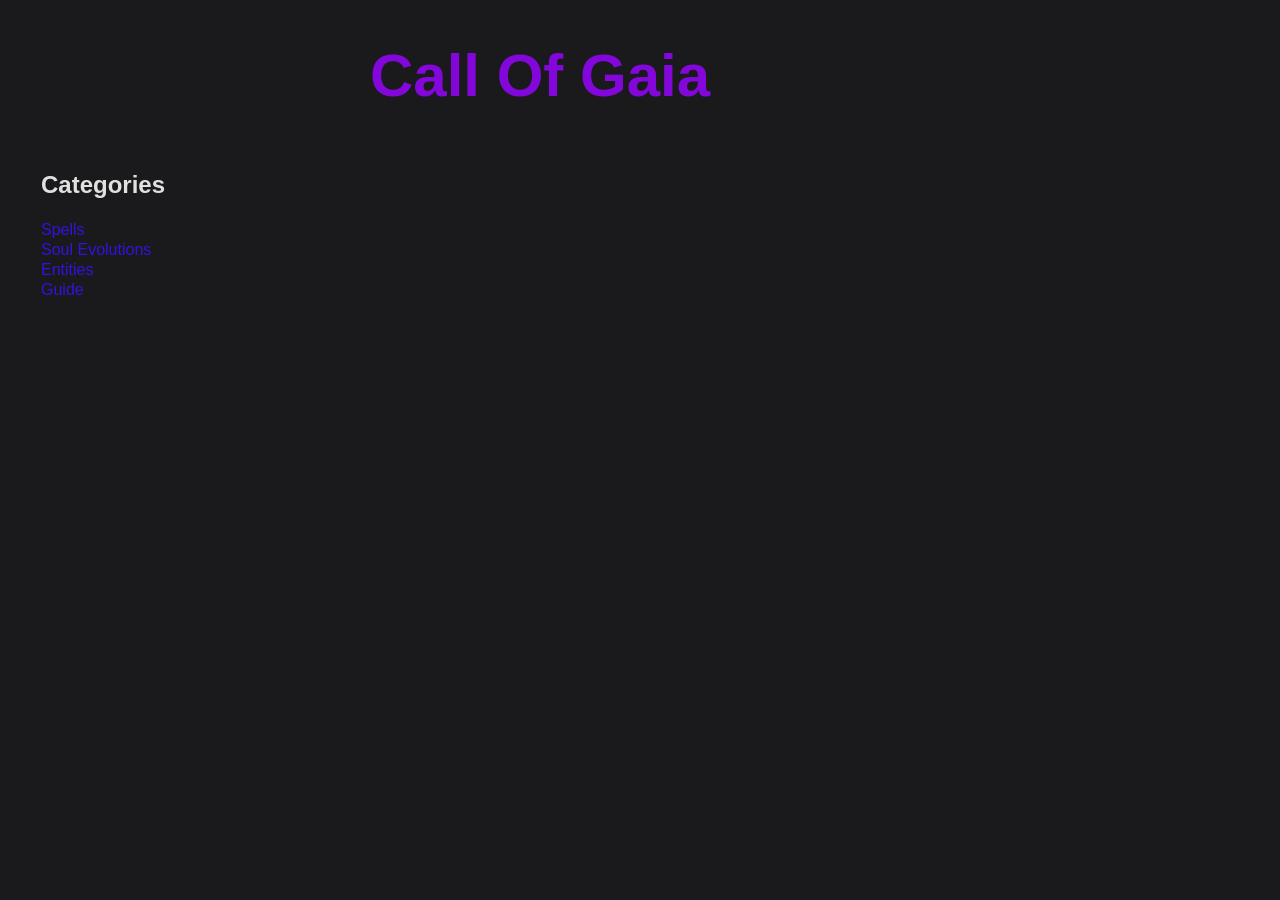
<file: index.html>
<!DOCTYPE html>
<html lang="en-US">
<head>
    <meta charset="UTF-8">
    <meta name="viewport" content="width=device-width, initial-scale=1.0">
    <title>Call Of Gaia</title>
     <link rel="stylesheet" href="style.css">
</head>
<body>

    <h1>
        <a class="main-link" href="index.html">Call Of Gaia</a>
    </h1>

    <table>
        <tr>
            <th>
                <h2 style="text-align: left;">Categories</h2>
            </th>
        </tr>
        <tr>
            <td><a href="categories/spells.html" class="category-link">Spells</a></td>
        </tr>
        <tr>
            <td><a href="categories/soul-evolutions.html" class="category-link">Soul Evolutions</a></td>
        </tr>
        <tr>
            <td><a href="categories/entities.html" class="category-link">Entities</a></td>
        </tr>
         <tr>
            <td><a href="categories/guide.html" class="category-link">Guide</a></td>
        </tr>
    </table>

</body>
</html>
</file>
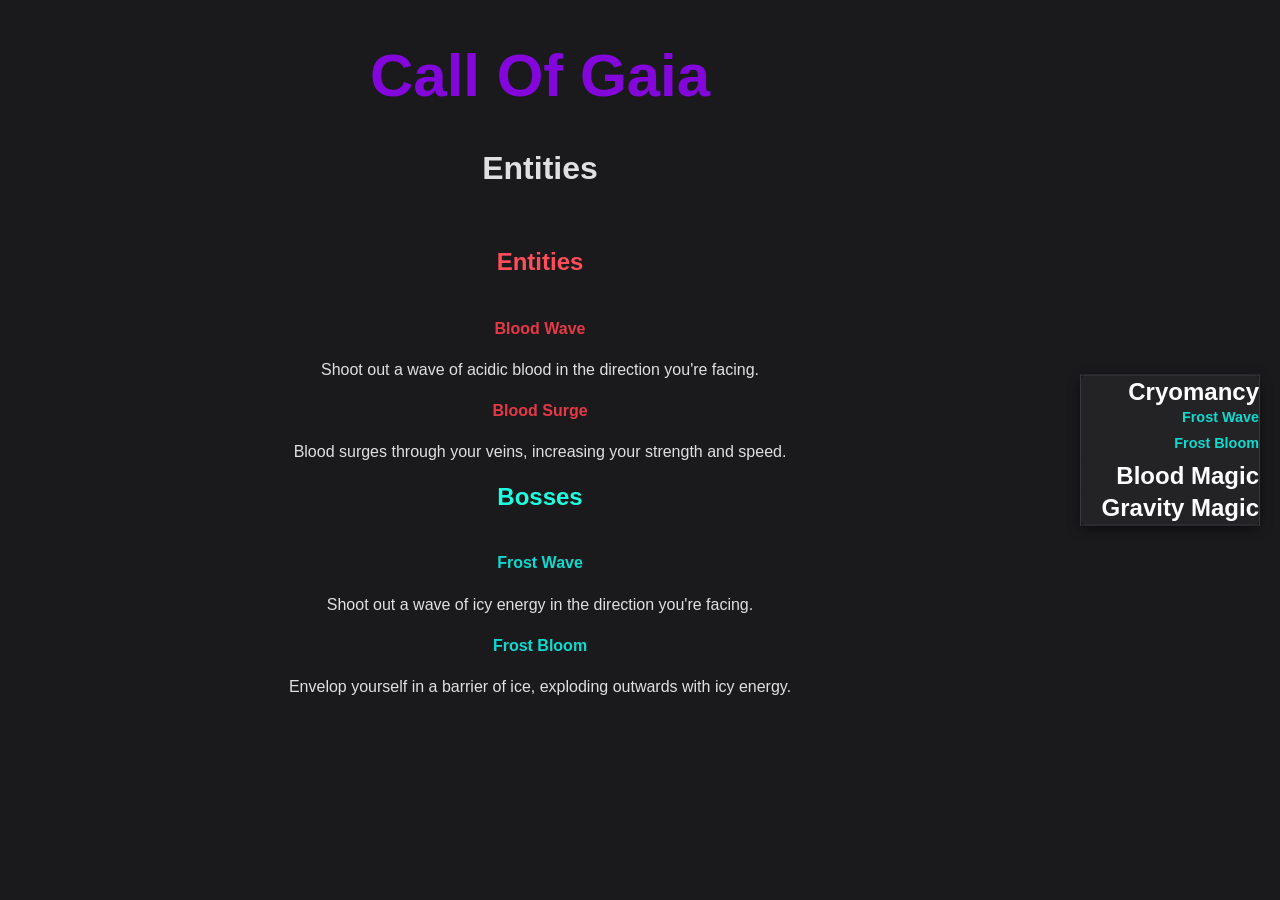
<file: categories/entities.html>
<!DOCTYPE html>
<html lang="en-US">
<head>
    <meta charset="UTF-8">
    <meta name="viewport" content="width=device-width, initial-scale=1.0">
    <title>Entities</title>
    <link rel="stylesheet" href="/style.css">
</head>
<body>

    <h1>
        <a class="main-link" href="/index.html">Call Of Gaia</a>
    </h1>

    <h1>Entities</h1>

    <!-- Blood Spells Table -->
    <table style="width: 100%; text-align: center;">
        <tr>
            <th>
                <h2 id="blood-spells">Entities</h2>
            </th>
        </tr>
        <tr>
            <td><h4 id="blood-wave" class="blood-spell-link">Blood Wave</h4></td>
        </tr>
        <tr>
            <td>Shoot out a wave of acidic blood in the direction you're facing.</td>
        </tr>
        <tr>
            <td><h4 id="blood-surge" class="blood-spell-link">Blood Surge</h4></td>
        </tr>
        <tr>
            <td>Blood surges through your veins, increasing your strength and speed.</td>
        </tr>
    </table>

    <!-- Frost Spells Table -->
    <table style="width: 100%; text-align: center;">
        <tr>
            <th>
                <h2 id="frost-spells">Bosses</h2>
            </th>
        </tr>
        <tr>
            <td><h4 id="frost-wave" class="frost-spell-link">Frost Wave</h4></td>
        </tr>
        <tr>
            <td>Shoot out a wave of icy energy in the direction you're facing.</td>
        </tr>
        <tr>
            <td><h4 id="frost-bloom" class="frost-spell-link">Frost Bloom</h4></td>
        </tr>
        <tr>
            <td>Envelop yourself in a barrier of ice, exploding outwards with icy energy.</td>
        </tr>
    </table>

    <!-- Fixed Sidebar Navigation -->
    <table class="fixed-nav-table">
        <tr>
            <th>
                <details name="sidebar-nav" open>
                    <summary onclick="document.getElementById('frost-class').scrollIntoView();">
                        <h2>Cryomancy</h2>
                    </summary>
                    <table style="width: 100%;">
                        <tr><td><h4><a href="#frost-wave" class="frost-spell-link">Frost Wave</a></h4></td></tr>
                        <tr><td><h4><a href="#frost-bloom" class="frost-spell-link">Frost Bloom</a></h4></td></tr>
                    </table>
                </details>
            </th>
        </tr>

            
             <tr>
            <th>
                <details name="sidebar-nav" open>
                    <summary onclick="document.getElementById('blood-class').scrollIntoView();">
                        <h2>Blood Magic</h2>
                    </summary>
                    <table style="width: 100%;">
                        <tr><td><h4><a href="#blood-wave" class="blood-spell-link">Blood Wave</a></h4></td></tr>
                        <tr><td><h4><a href="#blood-surge" class="blood-spell-link">Blood Surge</a></h4></td></tr>
                    </table>
                </details>
            </th>
        </tr>


         <tr>
            <th>
                <details name="sidebar-nav" open>
                    <summary onclick="document.getElementById('gravity-class').scrollIntoView();">
                        <h2>Gravity Magic</h2>
                    </summary>
                    <table style="width: 100%;">
                        <tr><td><h4><a href="#gravity-wave" class="gravity-spell-link">Gravity Wave</a></h4></td></tr>
                        <tr><td><h4><a href="#wormhole" class="gravity-spell-link">Wormhole</a></h4></td></tr>
                    </table>
                </details>
            </th>
        </tr>
    </table>

</body>
</html>
</file>
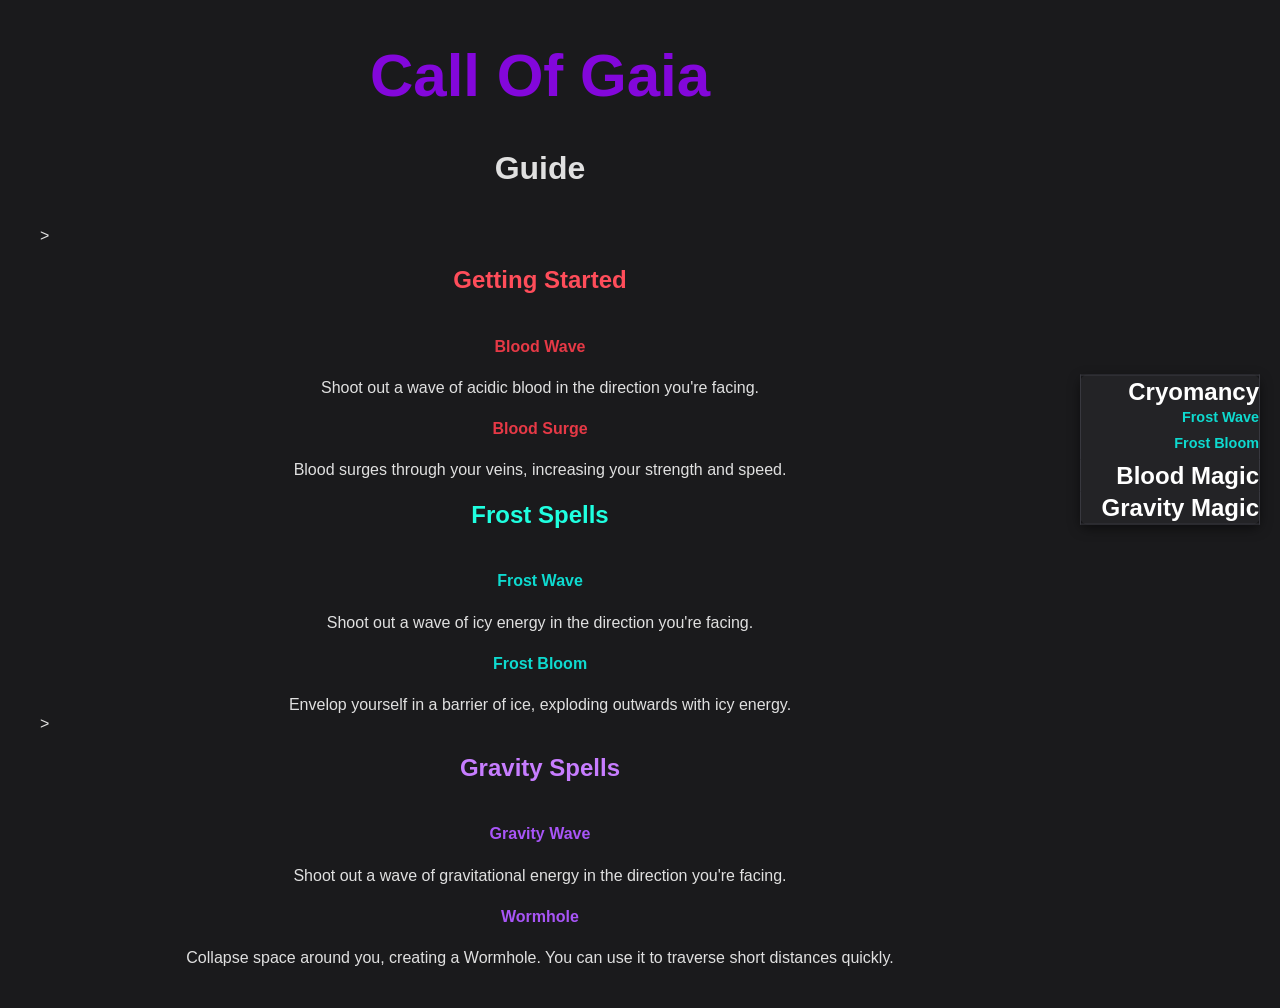
<file: categories/guide.html>
<!DOCTYPE html>
<html lang="en-US">
<head>
    <meta charset="UTF-8">
    <meta name="viewport" content="width=device-width, initial-scale=1.0">
    <title>Guide</title>
    <link rel="stylesheet" href="/style.css">
</head>
<body>

    <h1>
        <a class="main-link" href="/index.html">Call Of Gaia</a>
    </h1>

    <h1>Guide</h1>

    <!-- Blood Spells Table -->
    <table style="width: 100%; text-align: center;">
        <tr>
            <th>
                <h2 id="blood-spells">Getting Started</h2>
            </th>
        </tr>
        <tr>
            <td><h4 id="blood-wave" class="blood-spell-link">Blood Wave</h4></td>
        </tr>
        <tr>
            <td>Shoot out a wave of acidic blood in the direction you're facing.</td>
        </tr>
        <tr>
            <td><h4 id="blood-surge" class="blood-spell-link">Blood Surge</h4></td>
        </tr>
        <tr>
            <td>Blood surges through your veins, increasing your strength and speed.</td>
        </tr>
    ></table>

    <!-- Frost Spells Table -->
    <table style="width: 100%; text-align: center;">
        <tr>
            <th>
                <h2 id="frost-spells">Frost Spells</h2>
            </th>
        </tr>
        <tr>
            <td><h4 id="frost-wave" class="frost-spell-link">Frost Wave</h4></td>
        </tr>
        <tr>
            <td>Shoot out a wave of icy energy in the direction you're facing.</td>
        </tr>
        <tr>
            <td><h4 id="frost-bloom" class="frost-spell-link">Frost Bloom</h4></td>
        </tr>
        <tr>
            <td>Envelop yourself in a barrier of ice, exploding outwards with icy energy.</td>
        </tr>
    </table>

        <!-- Gravity Spells Table -->
    <table style="width: 100%; text-align: center;">
        <tr>
            <th>
                <h2 id="gravity-spells">Gravity Spells</h2>
            </th>
        </tr>
        <tr>
            <td><h4 id="gravity-wave" class="gravity-spell-link">Gravity Wave</h4></td>
        </tr>
        <tr>
            <td>Shoot out a wave of gravitational energy in the direction you're facing.</td>
        </tr>
        <tr>
            <td><h4 id="gravity-bloom" class="gravity-spell-link">Wormhole</h4></td>
        </tr>
        <tr>
            <td>Collapse space around you, creating a Wormhole. You can use it to traverse short distances quickly.</td>
        </tr>
    ></table>

   <!-- Fixed Sidebar Navigation -->
    <table class="fixed-nav-table">
        <tr>
            <th>
                <details name="sidebar-nav" open>
                    <summary onclick="document.getElementById('frost-class').scrollIntoView();">
                        <h2>Cryomancy</h2>
                    </summary>
                    <table style="width: 100%;">
                        <tr><td><h4><a href="#frost-wave" class="frost-spell-link">Frost Wave</a></h4></td></tr>
                        <tr><td><h4><a href="#frost-bloom" class="frost-spell-link">Frost Bloom</a></h4></td></tr>
                    </table>
                </details>
            </th>
        </tr>

            
             <tr>
            <th>
                <details name="sidebar-nav" open>
                    <summary onclick="document.getElementById('blood-class').scrollIntoView();">
                        <h2>Blood Magic</h2>
                    </summary>
                    <table style="width: 100%;">
                        <tr><td><h4><a href="#blood-wave" class="blood-spell-link">Blood Wave</a></h4></td></tr>
                        <tr><td><h4><a href="#blood-surge" class="blood-spell-link">Blood Surge</a></h4></td></tr>
                    </table>
                </details>
            </th>
        </tr>


         <tr>
            <th>
                <details name="sidebar-nav" open>
                    <summary onclick="document.getElementById('gravity-class').scrollIntoView();">
                        <h2>Gravity Magic</h2>
                    </summary>
                    <table style="width: 100%;">
                        <tr><td><h4><a href="#gravity-wave" class="gravity-spell-link">Gravity Wave</a></h4></td></tr>
                        <tr><td><h4><a href="#wormhole" class="gravity-spell-link">Wormhole</a></h4></td></tr>
                    </table>
                </details>
            </th>
        </tr>
    </table>

</body>
</html>
</file>
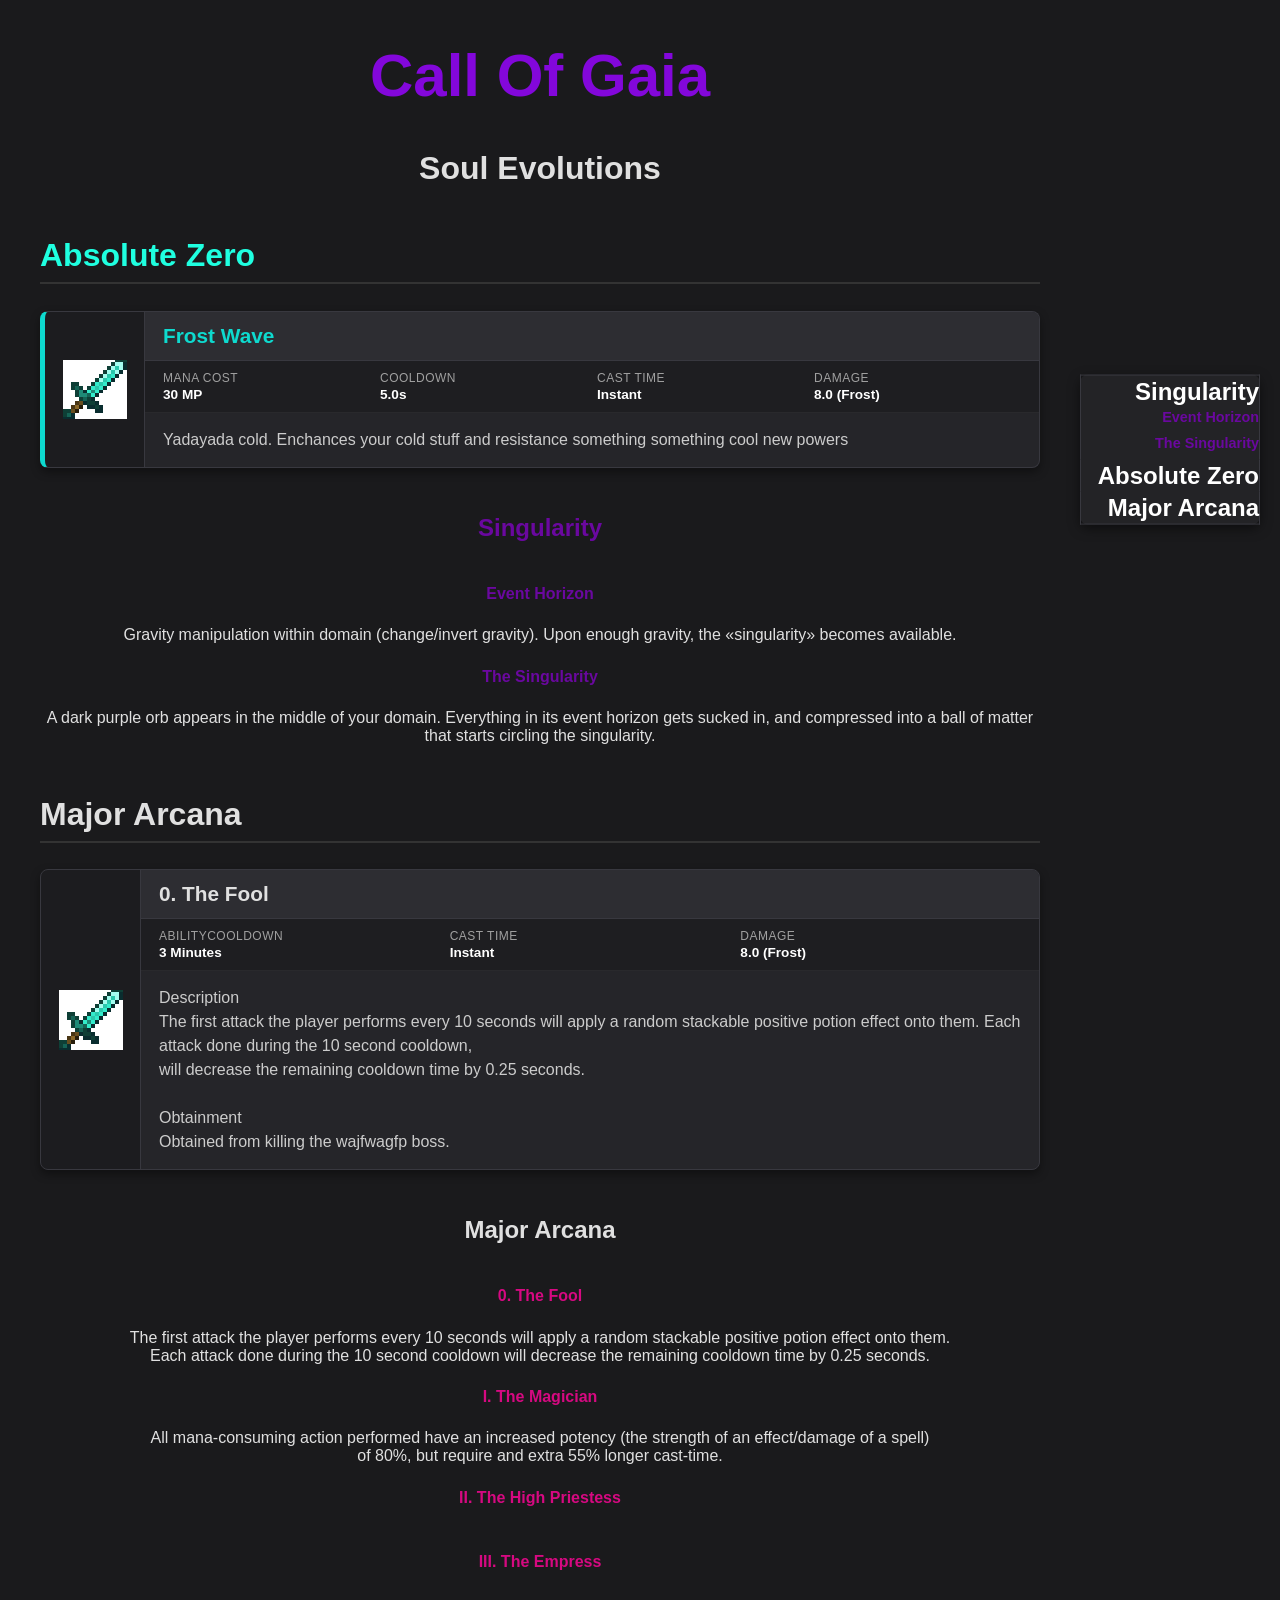
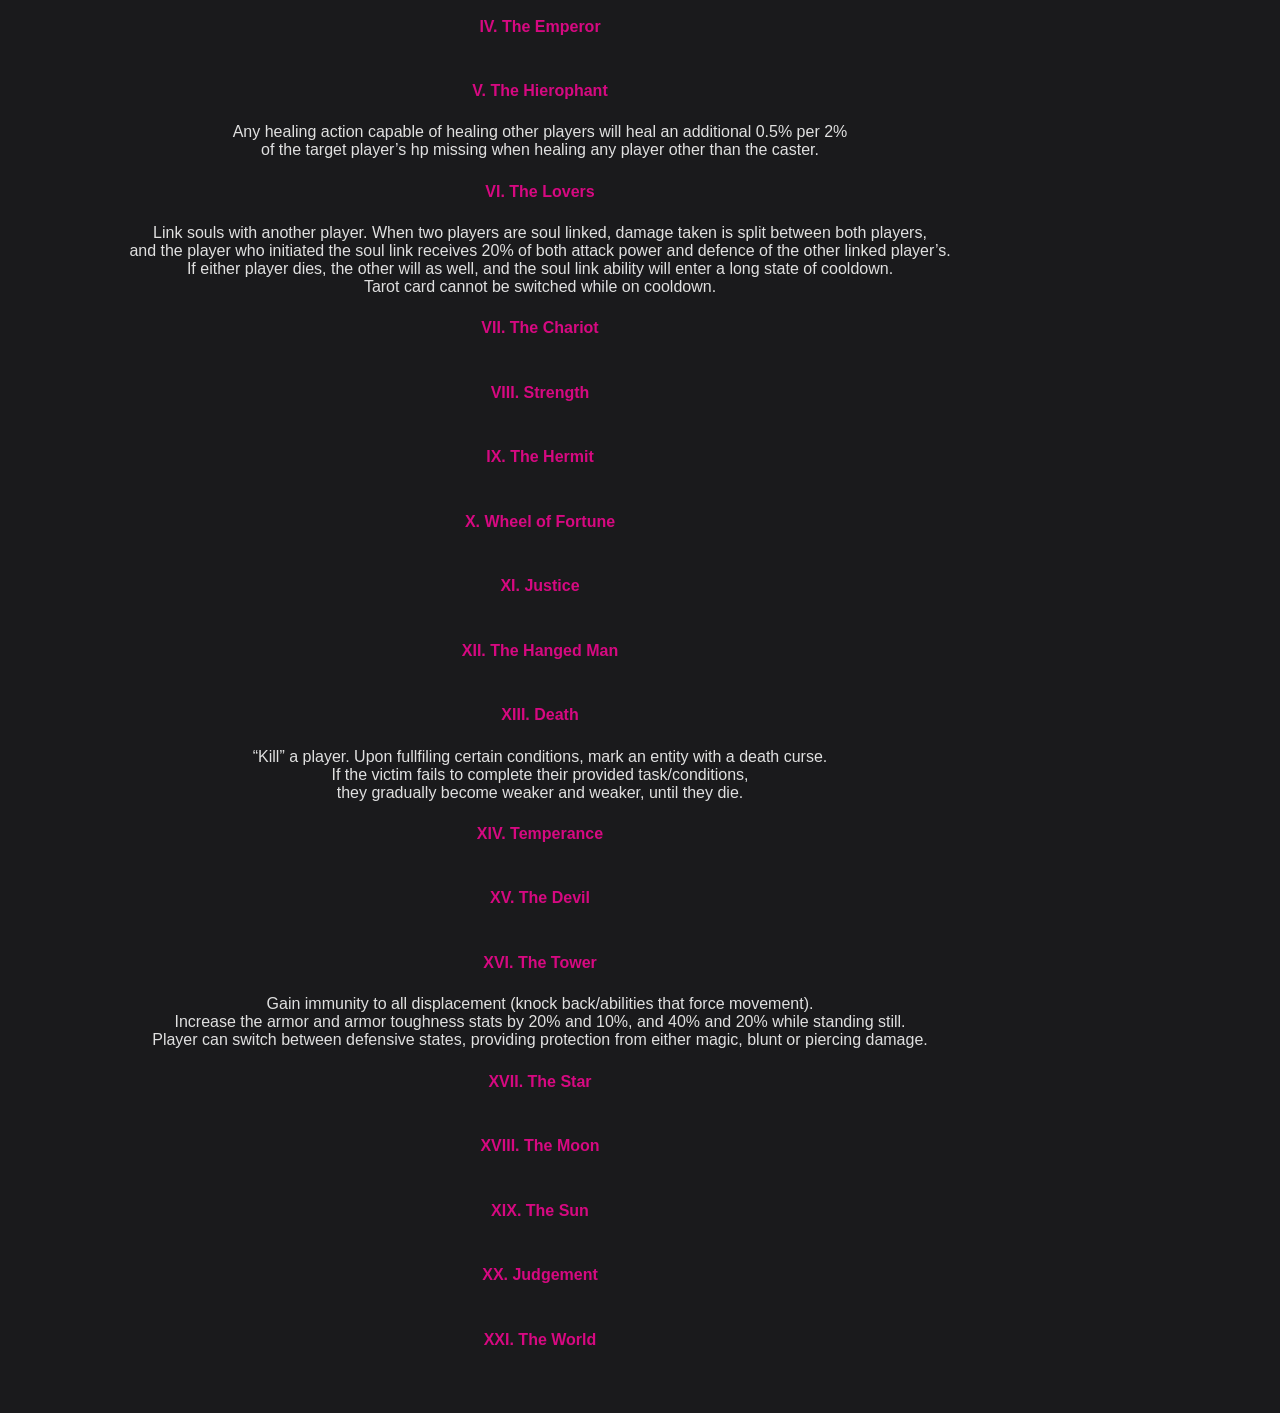
<file: categories/soul-evolutions.html>
<!DOCTYPE html>
<html lang="en-US">
<head>
    <meta charset="UTF-8">
    <meta name="viewport" content="width=device-width, initial-scale=1.0">
    <title>Soul Evolutions</title>
<link rel="stylesheet" href="/style.css">
</head>
<body>

    <h1>
        <a class="main-link" href="/index.html">Call Of Gaia</a>
    </h1>

    <h1>Soul Evolutions</h1>

    <!-- Absolute Zero Table -->
  <h2 id="frost-spells" class="section-title">Absolute Zero</h2>

<div class="spell-card frost-card" id="absolute-zero">
    
    <!-- Left Side: Image -->
    <div class="spell-image-wrapper">
        <img src="../images/mcsword.png" alt="Absolute Zero" class="spell-icon">
    </div>

    <!-- Right Side: All Text Content -->
    <div class="spell-card-content">
        <div class="spell-card-header">
            <h3 class="spell-title">Frost Wave</h3>
        </div>
        <div class="spell-stats">
            <div class="stat-item"><span class="stat-label">Mana Cost</span><span class="stat-value">30 MP</span></div>
            <div class="stat-item"><span class="stat-label">Cooldown</span><span class="stat-value">5.0s</span></div>
            <div class="stat-item"><span class="stat-label">Cast Time</span><span class="stat-value">Instant</span></div>
            <div class="stat-item"><span class="stat-label">Damage</span><span class="stat-value">8.0 (Frost)</span></div>
        </div>
        <div class="spell-description">
            Yadayada cold. Enchances your cold stuff and resistance something something cool new powers
        </div>
    </div>

</div>

    <!-- Singularity Table -->
    <table style="width: 100%; text-align: center;">
        <tr>
            <th>
                <h2 id="singularity-class" class="singularity-link">Singularity</h2>
            </th>
        </tr>
        <tr>
            <td><h4 id="event-horizon" class="singularity-link">Event Horizon</h4></td>
        </tr>
        <tr>
            <td>Gravity manipulation within domain (change/invert gravity). Upon enough gravity, the «singularity» becomes available.</td>
        </tr>
        <tr>
            <td><h4 id="the-singularity" class="singularity-link">The Singularity</h4></td>
        </tr>
        <tr>
            <td>A dark purple orb appears in the middle of your domain. Everything in its event horizon gets sucked in, and compressed into a ball of matter that starts circling the singularity. </td>
        </tr>
    </table>

    <!-- Major Arcana Table -->


      <h2 id="major-arcana" class="section-title">Major Arcana</h2>

<div class="spell-card major-arcana-card" id="major-arcana">
    
    <!-- Left Side: Image -->
    <div class="spell-image-wrapper">
        <img src="../images/mcsword.png" alt="Major Arcana" class="spell-icon">
    </div>

    <!-- Right Side: All Text Content -->
    <div class="spell-card-content">
        <div class="spell-card-header">
            <h3 class="spell-title">0. The Fool</h3>
        </div>
        <div class="spell-stats">
            <div class="stat-item"><span class="stat-label">AbilityCooldown</span><span class="stat-value">3 Minutes</span></div>
            <div class="stat-item"><span class="stat-label">Cast Time</span><span class="stat-value">Instant</span></div>
            <div class="stat-item"><span class="stat-label">Damage</span><span class="stat-value">8.0 (Frost)</span></div>
        </div>
        <div class="spell-description">
          Description<br>
          The first attack the player performs every 10 seconds will apply a random stackable positive potion effect onto them.
Each attack done during the 10 second cooldown, <br> will decrease the remaining cooldown time by 0.25 seconds.<br><br>
          Obtainment<br>
          Obtained from killing the wajfwagfp boss.
        </div>
    </div>

</div>

    <table style="width: 100%; text-align: center;">
        <tr>
            <th>
                <h2 id="major-arcana">Major Arcana</h2>
            </th>
        </tr>
        <tr>
            <td><h4 id="the-fool" class="major-arcana-link">0. The Fool</h4></td>
        </tr>
        <tr>
            <td>The first attack the player performs every 10 seconds will apply a random stackable positive potion effect onto them. <br>
                Each attack done during the 10 second cooldown will decrease the remaining cooldown time by 0.25 seconds.
            </td>
        </tr>
        <tr>
            <td><h4 id="the-magician" class="major-arcana-link">I. The Magician</h4></td>
        </tr>
        <tr>
            <td>All mana-consuming action performed have an increased potency (the strength of an effect/damage of a spell)<br>
                of 80%, but require and extra 55% longer cast-time.
            </td>
        </tr>
        <tr>
            <td><h4 id="the-high-priestess" class="major-arcana-link">II. The High Priestess</h4></td>
        </tr>
        <tr><td></td></tr>
        <tr>
            <td><h4 id="the-empress" class="major-arcana-link">III. The Empress</h4></td>
        </tr>
        <tr><td></td></tr>
        <tr>
            <td><h4 id="the-emperor" class="major-arcana-link">IV. The Emperor</h4></td>
        </tr>
        <tr><td></td></tr>
        <tr>
            <td><h4 id="the-hierophant" class="major-arcana-link">V. The Hierophant</h4></td>
        </tr>
        <tr>
            <td>Any healing action capable of healing other players will heal an additional 0.5% per 2% <br>
                of the target player’s hp missing when healing any player other than the caster.
            </td>
        </tr>
        <tr>
            <td><h4 id="the-lovers" class="major-arcana-link">VI. The Lovers</h4></td>
        </tr>
        <tr>
            <td>Link souls with another player. When two players are soul linked, damage taken is split between 
                both players,<br> and the player who initiated the soul link receives 20% of both attack power and 
                defence of the other linked player’s.<br> If either player dies, the other will as well, and the soul 
                link ability will enter a long state of cooldown.<br> Tarot card cannot be switched while on cooldown. 
            </td>
        </tr>
        <tr>
            <td><h4 id="the-chariot" class="major-arcana-link">VII. The Chariot</h4></td>
        </tr>
        <tr><td></td></tr>
        <tr>
            <td><h4 id="strength" class="major-arcana-link">VIII. Strength</h4></td>
        </tr>
        <tr><td></td></tr>
        <tr>
            <td><h4 id="the-hermit" class="major-arcana-link">IX. The Hermit</h4></td>
        </tr>
        <tr><td></td></tr>
        <tr>
            <td><h4 id="wheel-of-fortune" class="major-arcana-link">X. Wheel of Fortune</h4></td>
        </tr>
        <tr><td></td></tr>
        <tr>
            <td><h4 id="justice" class="major-arcana-link">XI. Justice</h4></td>
        </tr>
        <tr><td></td></tr>
        <tr>
            <td><h4 id="the-hanged-man" class="major-arcana-link">XII. The Hanged Man</h4></td>
        </tr>
        <tr><td></td></tr>
        <tr>
            <td><h4 id="death" class="major-arcana-link">XIII. Death</h4></td>
        </tr>
        <tr>
            <td>“Kill” a player. Upon fullfiling certain conditions, mark an entity with a death curse.<br>
                 If the victim fails to complete their provided task/conditions,<br> they gradually become weaker 
                 and weaker, until they die.
            </td>
        </tr>
        <tr>
            <td><h4 id="temperance" class="major-arcana-link">XIV. Temperance</h4></td>
        </tr>
        <tr><td></td></tr>
        <tr>
            <td><h4 id="the-devil" class="major-arcana-link">XV. The Devil</h4></td>
        </tr>
        <tr><td></td></tr>
        <tr>
            <td><h4 id="the-tower" class="major-arcana-link">XVI. The Tower</h4></td>
        </tr>
        <tr>
            <td>Gain immunity to all displacement (knock back/abilities that force movement).<br> Increase the armor
                and armor toughness stats by 20% and 10%, and 40% and 20% while standing still.<br> Player can switch 
                between defensive states, providing protection from either magic, blunt or piercing damage.
            </td>
        </tr>
        <tr>
            <td><h4 id="the-star" class="major-arcana-link">XVII. The Star</h4></td>
        </tr>
        <tr><td></td></tr>
        <tr>
            <td><h4 id="the-moon" class="major-arcana-link">XVIII. The Moon</h4></td>
        </tr>
        <tr><td></td></tr>
        <tr>
            <td><h4 id="the-sun" class="major-arcana-link">XIX. The Sun</h4></td>
        </tr>
        <tr><td></td></tr>
        <tr>
            <td><h4 id="judgement" class="major-arcana-link">XX. Judgement</h4></td>
        </tr>
        <tr><td></td></tr>
        <tr>
            <td><h4 id="the-world" class="major-arcana-link">XXI. The World</h4></td>
        </tr>
        <tr><td></td></tr>
    </table>

    <!-- Fixed Sidebar Navigation Accordion -->
    <table class="fixed-nav-table">
        <tr>
            <th>
                <details name="sidebar-nav" open>
                    <summary onclick="document.getElementById('singularity-class').scrollIntoView();">
                        <h2>Singularity</h2>
                    </summary>
                    <table style="width: 100%;">
                        <tr><td><h4><a href="#event-horizon" class="singularity-link">Event Horizon</a></h4></td></tr>
                        <tr><td><h4><a href="#the-singularity" class="singularity-link">The Singularity</a></h4></td></tr>
                    </table>
                </details>
            </th>
        </tr>
        <tr>
            <th>
                <details name="sidebar-nav">
                    <summary onclick="document.getElementById('absolute-zero-class').scrollIntoView();">
                        <h2>Absolute Zero</h2>
                    </summary>
                    <table style="width: 100%;">
                        <tr><td><h4><a href="#absolute-zero-surge" class="absolute-zero-link">Absolute Zero Surge</a></h4></td></tr>
                        <tr><td><h4><a href="#absolute-zero" class="absolute-zero-link">Absolute Zero</a></h4></td></tr>
                    </table>
                </details>
            </th>
        </tr>
        <tr>
            <th>
                <details name="sidebar-nav">
                    <summary onclick="document.getElementById('major-arcana').scrollIntoView();">
                        <h2>Major Arcana</h2>
                    </summary>
                    <table style="width: 100%;">
                        <tr><td><h4><a href="#the-fool" class="major-arcana-link">0. The Fool</a></h4></td></tr>

                        <tr><td><h4><a href="#the-magician" class="major-arcana-link">I. The Magician</a></h4></td></tr>

                        <tr><td><h4><a href="#the-high-priestess" class="major-arcana-link">II. The High Priestess</a></h4></td></tr>
                       
                        <tr><td><h4><a href="#the-empress" class="major-arcana-link">III. The Empress</a></h4></td></tr>
                        
                        <tr><td><h4><a href="#the-emperor" class="major-arcana-link">IV. The Emperor</a></h4></td></tr>
                        
                        <tr><td><h4><a href="#the-hierophant" class="major-arcana-link">V. The Hierophant</a></h4></td></tr>
                       
                        <tr><td><h4><a href="#the-lovers" class="major-arcana-link">VI. The Lovers</a></h4></td></tr>
                       
                        <tr><td><h4><a href="#the-chariot" class="major-arcana-link">VII. The Chariot</a></h4></td></tr>
                      
                        <tr><td><h4><a href="#strength" class="major-arcana-link">VIII. Strength</a></h4></td></tr>
                      
                        <tr><td><h4><a href="#the-hermit" class="major-arcana-link">IX. The Hermit</a></h4></td></tr>
                     
                        <tr><td><h4><a href="#wheel-of-fortune" class="major-arcana-link">X. Wheel of Fortune</a></h4></td></tr>
                    
                        <tr><td><h4><a href="#justice" class="major-arcana-link">XI. Justice</a></h4></td></tr>
                    
                        <tr><td><h4><a href="#the-hanged-man" class="major-arcana-link">XII. The Hanged Man</a></h4></td></tr>
                    
                        <tr><td><h4><a href="#death" class="major-arcana-link">XIII. Death</a></h4></td></tr>
                   
                        <tr><td><h4><a href="#temperance" class="major-arcana-link">XIV. Temperance</a></h4></td></tr>
                    
                        <tr><td><h4><a href="#the-devil" class="major-arcana-link">XV. The Devil</a></h4></td></tr>
                    
                        <tr><td><h4><a href="#the-tower" class="major-arcana-link">XVI. The Tower</a></h4></td></tr>
                    
                        <tr><td><h4><a href="#the-star" class="major-arcana-link">XVII. The Star</a></h4></td></tr>
                    
                        <tr><td><h4><a href="#the-moon" class="major-arcana-link">XVIII. The Moon</a></h4></td></tr>
                     
                        <tr><td><h4><a href="#the-sun" class="major-arcana-link">XIX. The Sun</a></h4></td></tr>
                     
                        <tr><td><h4><a href="#judgement" class="major-arcana-link">XX. Judgement</a></h4></td></tr>
                    
                        <tr><td><h4><a href="#the-world" class="major-arcana-link">XXI. The World</a></h4></td></tr>
                    </table>
                </details>
            </th>
        </tr>
    </table>
</body>
</html>
</file>
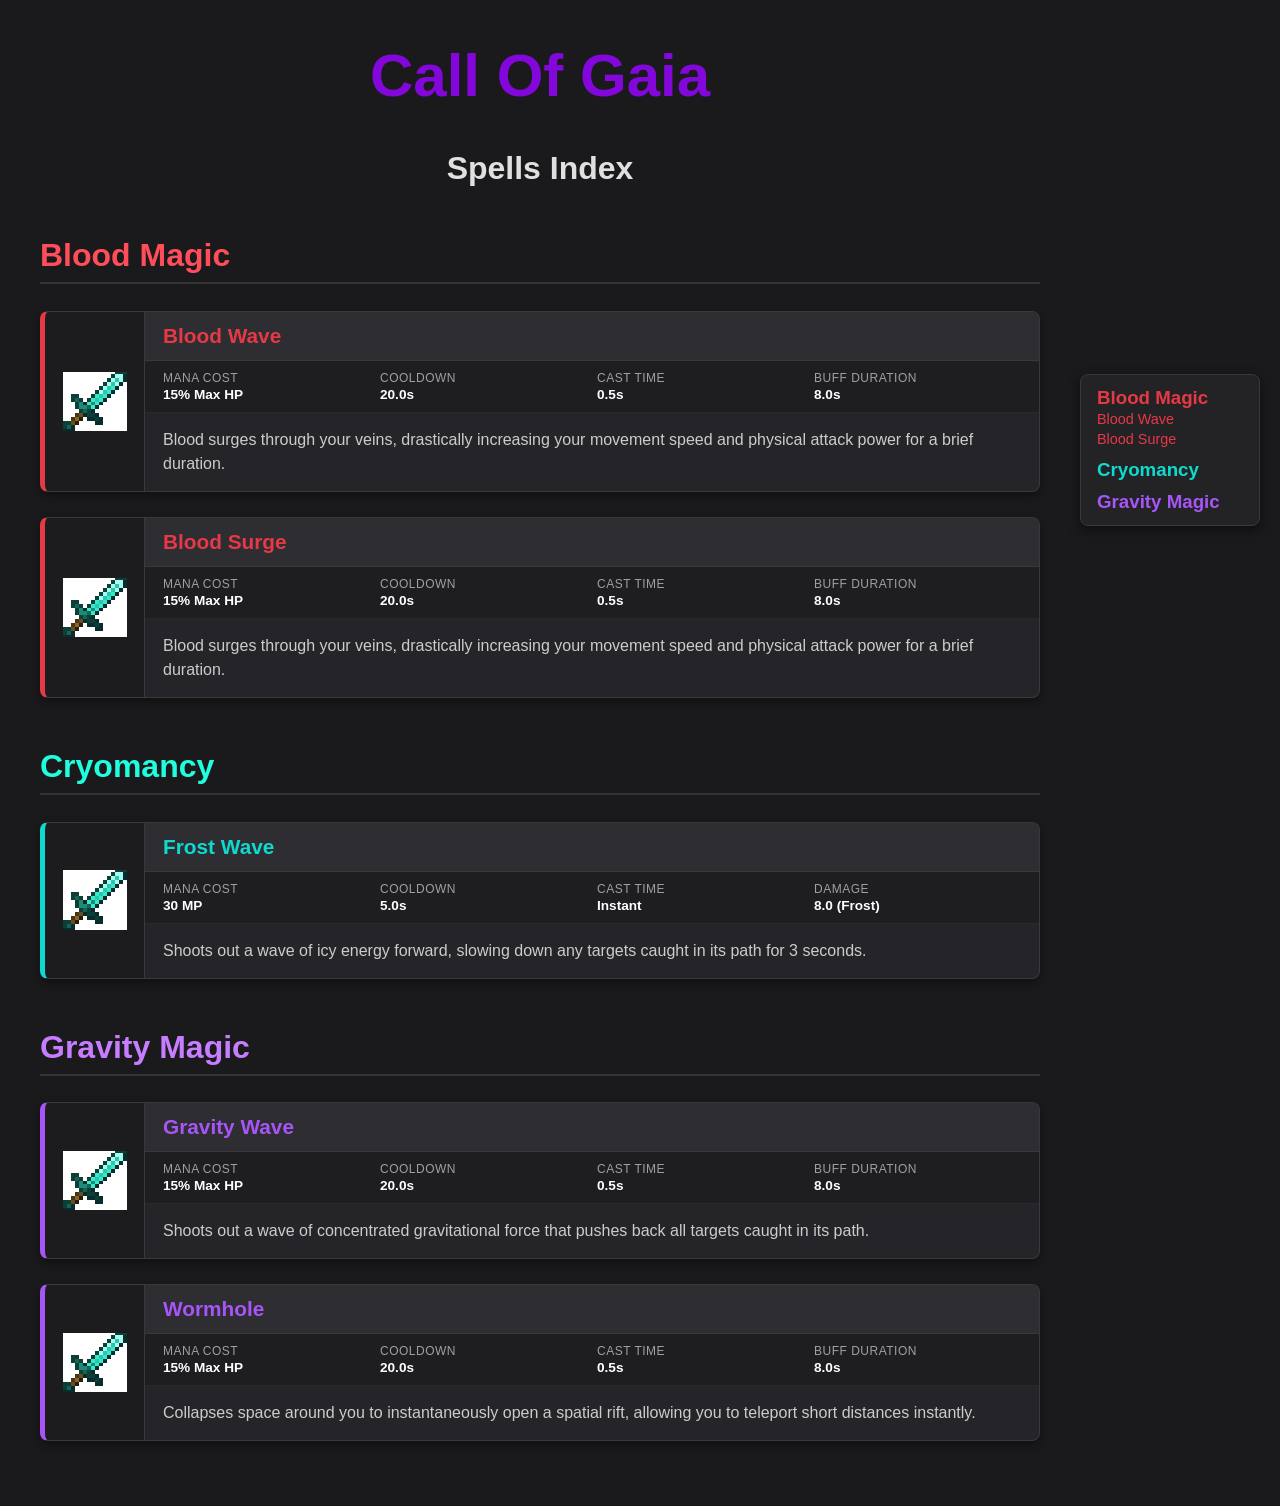
<file: categories/spells.html>
<!DOCTYPE html>
<html lang="en-US">
<head>
    <meta charset="UTF-8">
    <meta name="viewport" content="width=device-width, initial-scale=1.0">
    <title>Spells - Call Of Gaia</title>
<link rel="stylesheet" href="/style.css">
</head>


<body>

    <h1>
        <a class="main-link" href="/index.html">Call Of Gaia</a>
    </h1>

    <h1>Spells Index</h1>

    <!-- BLOOD SPELLS SECTION -->
    <h2 id="blood-spells" class="section-title">Blood Magic</h2>

<div class="spell-card blood-card" id="blood-wave">

      <!-- Left Side: Image -->
    <div class="spell-image-wrapper">
        <img src="../images/mcsword.png" alt="blood Wave" class="spell-icon">
    </div>

    <div class="spell-card-content">
        <div class="spell-card-header">
            <h3 class="spell-title">Blood Wave</h3>
        </div>
        <div class="spell-stats">
            <div class="stat-item"><span class="stat-label">Mana Cost</span><span class="stat-value">15% Max HP</span></div>
            <div class="stat-item"><span class="stat-label">Cooldown</span><span class="stat-value">20.0s</span></div>
            <div class="stat-item"><span class="stat-label">Cast Time</span><span class="stat-value">0.5s</span></div>
            <div class="stat-item"><span class="stat-label">Buff Duration</span><span class="stat-value">8.0s</span></div>
        </div>
        <div class="spell-description">
            Blood surges through your veins, drastically increasing your movement speed and physical attack power for a brief duration.
        </div>
    </div>
</div>

<div class="spell-card blood-card" id="blood-surge">

      <!-- Left Side: Image -->
    <div class="spell-image-wrapper">
        <img src="../images/mcsword.png" alt="blood Surge" class="spell-icon">
    </div>

    <div class="spell-card-content">
        <div class="spell-card-header">
            <h3 class="spell-title">Blood Surge</h3>
        </div>
        <div class="spell-stats">
            <div class="stat-item"><span class="stat-label">Mana Cost</span><span class="stat-value">15% Max HP</span></div>
            <div class="stat-item"><span class="stat-label">Cooldown</span><span class="stat-value">20.0s</span></div>
            <div class="stat-item"><span class="stat-label">Cast Time</span><span class="stat-value">0.5s</span></div>
            <div class="stat-item"><span class="stat-label">Buff Duration</span><span class="stat-value">8.0s</span></div>
        </div>
        <div class="spell-description">
            Blood surges through your veins, drastically increasing your movement speed and physical attack power for a brief duration.
        </div>
    </div>
</div>

    <!-- FROST SPELLS SECTION -->
    <h2 id="frost-spells" class="section-title">Cryomancy</h2>

<div class="spell-card frost-card" id="frost-wave">
    
    <!-- Left Side: Image -->
    <div class="spell-image-wrapper">
        <img src="../images/mcsword.png" alt="Frost Wave" class="spell-icon">
    </div>

    <!-- Right Side: All Text Content -->
    <div class="spell-card-content">
        <div class="spell-card-header">
            <h3 class="spell-title">Frost Wave</h3>
        </div>
        <div class="spell-stats">
            <div class="stat-item"><span class="stat-label">Mana Cost</span><span class="stat-value">30 MP</span></div>
            <div class="stat-item"><span class="stat-label">Cooldown</span><span class="stat-value">5.0s</span></div>
            <div class="stat-item"><span class="stat-label">Cast Time</span><span class="stat-value">Instant</span></div>
            <div class="stat-item"><span class="stat-label">Damage</span><span class="stat-value">8.0 (Frost)</span></div>
        </div>
        <div class="spell-description">
            Shoots out a wave of icy energy forward, slowing down any targets caught in its path for 3 seconds.
        </div>
    </div>

</div>

    <!-- GRAVITY SPELLS SECTION -->
         <h2 id="gravity-spells" class="section-title">Gravity Magic</h2>

   <div class="spell-card gravity-card" id="gravity-wave">

      <!-- Left Side: Image -->
    <div class="spell-image-wrapper">
        <img src="../images/mcsword.png" alt="Gravity Wave" class="spell-icon">
    </div>

    <div class="spell-card-content">
        <div class="spell-card-header">
            <h3 class="spell-title">Gravity Wave</h3>
        </div>
        <div class="spell-stats">
            <div class="stat-item"><span class="stat-label">Mana Cost</span><span class="stat-value">15% Max HP</span></div>
            <div class="stat-item"><span class="stat-label">Cooldown</span><span class="stat-value">20.0s</span></div>
            <div class="stat-item"><span class="stat-label">Cast Time</span><span class="stat-value">0.5s</span></div>
            <div class="stat-item"><span class="stat-label">Buff Duration</span><span class="stat-value">8.0s</span></div>
        </div>
        <div class="spell-description">
            Shoots out a wave of concentrated gravitational force that pushes back all targets caught in its path.
        </div>
    </div>
</div>

  <div class="spell-card gravity-card" id="wormhole">

      <!-- Left Side: Image -->
    <div class="spell-image-wrapper">
        <img src="../images/mcsword.png" alt="Wormhole" class="spell-icon">
    </div>

    <div class="spell-card-content">
        <div class="spell-card-header">
            <h3 class="spell-title">Wormhole</h3>
        </div>
        <div class="spell-stats">
            <div class="stat-item"><span class="stat-label">Mana Cost</span><span class="stat-value">15% Max HP</span></div>
            <div class="stat-item"><span class="stat-label">Cooldown</span><span class="stat-value">20.0s</span></div>
            <div class="stat-item"><span class="stat-label">Cast Time</span><span class="stat-value">0.5s</span></div>
            <div class="stat-item"><span class="stat-label">Buff Duration</span><span class="stat-value">8.0s</span></div>
        </div>
        <div class="spell-description">
            Collapses space around you to instantaneously open a spatial rift, allowing you to teleport short distances instantly.
        </div>
    </div>
</div>

    <!-- FIXED SIDEBAR NAVIGATION -->
    <div class="fixed-nav-table">
        <details name="sidebar-nav" open>
            <summary onclick="document.getElementById('blood-spells').scrollIntoView();">
                <h3 style="margin: 0; color: var(--blood-spell-color);">Blood Magic</h3>
            </summary>
            <a href="#blood-wave" class="blood-spell-link">Blood Wave</a>
            <a href="#blood-surge" class="blood-spell-link">Blood Surge</a>
        </details>

        <details name="sidebar-nav" style="margin-top: 10px;">
            <summary onclick="document.getElementById('frost-spells').scrollIntoView();">
                <h3 style="margin: 0; color: var(--frost-spell-color);">Cryomancy</h3>
            </summary>
            <a href="#frost-wave" class="frost-spell-link">Frost Wave</a>
            <a href="#frost-bloom" class="frost-spell-link">Frost Bloom</a>
        </details>

        <details name="sidebar-nav" style="margin-top: 10px;">
            <summary onclick="document.getElementById('gravity-spells').scrollIntoView();">
                <h3 style="margin: 0; color: var(--gravity-spell-color);">Gravity Magic</h3>
            </summary>
            <a href="#gravity-wave" class="gravity-spell-link">Gravity Wave</a>
            <a href="#wormhole" class="gravity-spell-link">Wormhole</a>
        </details>
    </div>

</body>
</html>
</file>
<file: style.css>
/* ==========================================================================
   1. GLOBAL VARIABLES & THEME
   ========================================================================== */
:root {
    --bg-dark: #1a1a1c;
    --card-bg: #252529;
    --header-bg: #2d2d32;
    --sidebar-bg: #232326;
    --border-color: #38383f;
    --text-main: #e0e0e0;
    --text-muted: #a0a0a0;

    /* Magic Element Brand Colors */
    --blood-spell-color: #e63946;
    --frost-spell-color: #0edacf;
    --gravity-spell-color: #a855f7;

    /* Element Hover Colors */
    --blood-spell-color-hover: #ff4d5a;
    --frost-spell-color-hover: #1fffe0;
    --gravity-spell-color-hover: #c77dff;

    /* General Accents */
    --main-title-color: rgba(131, 7, 219, 1);
    --category-link-color: rgb(49, 19, 223);
}

/* ==========================================================================
   2. BASE RESET & PAGE LAYOUT
   ========================================================================== */
* {
    box-sizing: border-box;
}

html {
    scroll-behavior: smooth;
}

body {
    background-color: var(--bg-dark);
    color: var(--text-main);
    font-family: 'Segoe UI', Tahoma, Geneva, Verdana, sans-serif;
    margin: 0;
    padding: 20px 240px 40px 40px; /* 240px right padding prevents sidebar overlap */
}

/* ==========================================================================
   3. TYPOGRAPHY & GENERAL HEADERS
   ========================================================================== */
h1 {
    text-align: center;
    margin-bottom: 40px;
}

h3 {
    text-align: left;
}

.main-link {
    font-size: 60px;
    color: var(--main-title-color);
    text-decoration: none;
    display: block;
    text-align: center;
    font-weight: bold;
}

.section-title {
    font-size: 2rem;
    border-bottom: 2px solid #333;
    padding-bottom: 8px;
    margin-top: 50px;
}

/* Category / Section Accent Headers */
#blood-spells { color: var(--blood-spell-color-hover); }
#frost-spells { color: var(--frost-spell-color-hover); }
#gravity-spells { color: var(--gravity-spell-color-hover); }

/* ==========================================================================
   4. NAVIGATION & LINK STYLES
   ========================================================================== */
a {
    color: #4da6ff;
}

.category-link {
    text-decoration: none;
    color: var(--category-link-color);
}

/* Element Link Variants (Spells, Evolutions, Entities) */
.blood-spell-link { color: var(--blood-spell-color); text-decoration: none; }
.blood-spell-link:hover { color: var(--blood-spell-color-hover); }

.frost-spell-link { color: var(--frost-spell-color); text-decoration: none; }
.frost-spell-link:hover { color: var(--frost-spell-color-hover); }

.gravity-spell-link { color: var(--gravity-spell-color); text-decoration: none; }
.gravity-spell-link:hover { color: var(--gravity-spell-color-hover); }

/* Custom Unique Links */
.absolute-zero-link { text-decoration: none; color: rgb(8, 239, 247); }
.major-arcana-link { text-decoration: none; color: rgb(214, 9, 129); }
.singularity-link { text-decoration: none; color: rgb(106, 8, 159); }

/* ==========================================================================
   5. WIKI CARDS (Spells, Soul Evolutions, Entities)
   ========================================================================== */
.spell-card {
    display: flex;
    background-color: var(--card-bg);
    border-radius: 8px;
    border: 1px solid var(--border-color);
    box-shadow: 0 4px 10px rgba(0, 0, 0, 0.4);
    margin-bottom: 25px;
    overflow: hidden;
}

/* Card Accent Borders */
.blood-card { border-left: 5px solid var(--blood-spell-color); }
.blood-card .spell-title { color: var(--blood-spell-color); }

.frost-card { border-left: 5px solid var(--frost-spell-color); }
.frost-card .spell-title { color: var(--frost-spell-color); }

.gravity-card { border-left: 5px solid var(--gravity-spell-color); }
.gravity-card .spell-title { color: var(--gravity-spell-color); }

/* Left Image Box */
.spell-image-wrapper {
    display: flex;
    align-items: center;
    justify-content: center;
    background-color: rgba(0, 0, 0, 0.25);
    padding: 15px;
    min-width: 100px;
    border-right: 1px solid var(--border-color);
}

.spell-icon {
    width: 64px;
    height: 64px;
    object-fit: contain;
    image-rendering: pixelated; 
}

/* Right Content Stack */
.spell-card-content {
    flex: 1;
    display: flex;
    flex-direction: column;
}

/* Card Header */
.spell-card-header {
    background-color: var(--header-bg);
    padding: 12px 18px;
    display: flex;
    justify-content: space-between;
    align-items: center;
    border-bottom: 1px solid var(--border-color);
}

.spell-title {
    font-size: 1.3rem;
    margin: 0;
    font-weight: 600;
}

/* Stat Grid */
.spell-stats {
    display: grid;
    grid-template-columns: repeat(auto-fit, minmax(110px, 1fr));
    gap: 10px;
    background-color: rgba(0, 0, 0, 0.2);
    padding: 10px 18px;
    border-bottom: 1px solid rgba(255, 255, 255, 0.05);
}

.stat-item {
    display: flex;
    flex-direction: column;
    font-size: 0.85rem;
}

.stat-label {
    color: var(--text-muted);
    font-size: 0.75rem;
    text-transform: uppercase;
    letter-spacing: 0.5px;
}

.stat-value {
    font-weight: bold;
    color: #fff;
    margin-top: 2px;
}

/* Card Description Body */
.spell-description {
    padding: 15px 18px;
    line-height: 1.5;
    color: #ccc;
}

/* ==========================================================================
   6. TABLES & GENERAL INDEX LAYOUTS
   ========================================================================== */
table {
    border-collapse: collapse;
    width: 100%;
}

/* ==========================================================================
   7. FIXED SIDEBAR NAVIGATION
   ========================================================================== */
.fixed-nav-table {
    position: fixed;
    right: 20px;
    top: 50%;
    transform: translateY(-50%);
    background-color: var(--sidebar-bg);
    border: 1px solid var(--border-color);
    padding: 12px 16px;
    border-radius: 8px;
    z-index: 1000;
    width: 180px;
    max-height: 80vh;
    overflow-y: auto;
    box-shadow: 0 4px 12px rgba(0, 0, 0, 0.5);
}

.fixed-nav-table h2, 
.fixed-nav-table h4 {
    margin: 0;
}

.fixed-nav-table tr {
    line-height: 1.1; 
}

.fixed-nav-table th, 
.fixed-nav-table td {
    text-align: right;
    padding: 3px 0;
}

.fixed-nav-table summary {
    cursor: pointer;
    outline: none;
    list-style: none;
    user-select: none;
    color: #fff;
}

.fixed-nav-table summary::-webkit-details-marker {
    display: none;
}

.fixed-nav-table a {
    text-decoration: none;
    font-size: 0.9rem;
    display: block;
    padding: 2px 0;
}
</file>
